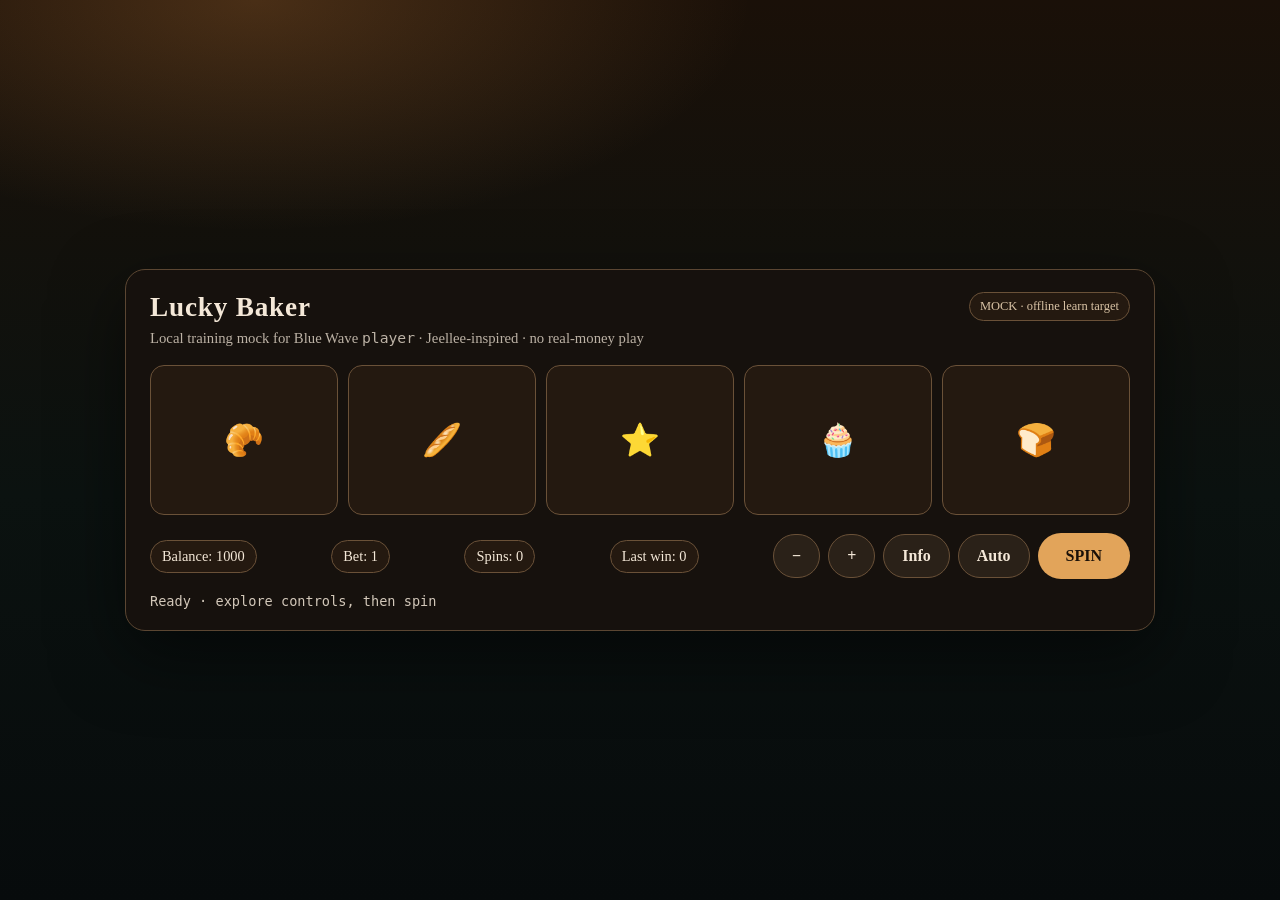
<file: player/fixtures/lucky_baker_mock.html>
<!DOCTYPE html>
<html lang="en">
<head>
  <meta charset="UTF-8" />
  <meta name="viewport" content="width=device-width, initial-scale=1" />
  <title>Lucky Baker · Blue Wave Mock</title>
  <style>
    :root { color-scheme: dark; font-family: Georgia, "Times New Roman", serif; }
    body {
      margin: 0; min-height: 100vh; display: grid; place-items: center;
      background:
        radial-gradient(900px 420px at 20% 0%, rgba(214, 137, 64, 0.25), transparent 55%),
        linear-gradient(180deg, #1a1008 0%, #0b1210 55%, #070b0c 100%);
      color: #f4e8d8;
    }
    .cabinet {
      width: min(980px, 96vw); border: 1px solid #5b4632; border-radius: 20px;
      padding: 22px 24px 20px; background: #16110d; box-shadow: 0 24px 70px rgba(0,0,0,.5);
    }
    .top {
      display: flex; justify-content: space-between; gap: 12px; align-items: start;
      margin-bottom: 10px;
    }
    h1 { margin: 0; font-size: 1.7rem; letter-spacing: .03em; }
    .meta { opacity: .75; margin-top: 6px; font-size: .92rem; }
    .tag {
      border: 1px solid #6a5138; background: #241910; border-radius: 999px;
      padding: 6px 10px; font-size: .78rem; color: #d9c3a5;
    }
    .reels {
      display: grid; grid-template-columns: repeat(5, 1fr); gap: 10px;
      margin: 18px 0 18px; min-height: 150px;
    }
    .reel {
      border: 1px solid #6a5138; border-radius: 14px; display: grid; place-items: center;
      font-size: 2rem; background: #241910; transition: transform .15s ease;
    }
    .reel.spinning { transform: translateY(-4px); opacity: .7; }
    .hud {
      display: flex; justify-content: space-between; align-items: center; gap: 12px; flex-wrap: wrap;
    }
    .badge {
      padding: 7px 11px; border-radius: 999px; background: #241910; border: 1px solid #6a5138;
      font-size: .9rem;
    }
    .controls { display: flex; gap: 8px; flex-wrap: wrap; align-items: center; }
    button {
      appearance: none; border: 0; border-radius: 999px; padding: 12px 18px;
      font: inherit; font-weight: 700; cursor: pointer;
    }
    button:disabled { opacity: .45; cursor: not-allowed; }
    #spin { background: #e2a45a; color: #1a1008; padding: 14px 28px; }
    #bet-minus, #bet-plus, #autoplay, #info { background: #2a2118; color: #f4e8d8; border: 1px solid #6a5138; }
    #panel {
      display: none; margin-top: 14px; border: 1px solid #6a5138; border-radius: 14px;
      padding: 12px 14px; background: #1c1510; font-size: .92rem; line-height: 1.45;
    }
    #panel.open { display: block; }
    #log { margin-top: 14px; font-family: ui-monospace, monospace; font-size: .85rem; opacity: .85; min-height: 1.2em; }
  </style>
</head>
<body>
  <main class="cabinet" data-game="lucky-baker-mock" data-provider="jeellee">
    <div class="top">
      <div>
        <h1>Lucky Baker</h1>
        <div class="meta">Local training mock for Blue Wave <code>player</code> · Jeellee-inspired · no real-money play</div>
      </div>
      <div class="tag">MOCK · offline learn target</div>
    </div>

    <div class="reels" id="reels" aria-label="reels" data-region="reels">
      <div class="reel" data-reel="0">🥐</div>
      <div class="reel" data-reel="1">🥖</div>
      <div class="reel" data-reel="2">⭐</div>
      <div class="reel" data-reel="3">🧁</div>
      <div class="reel" data-reel="4">🍞</div>
    </div>

    <div class="hud" data-region="hud">
      <div class="badge">Balance: <span id="balance" data-testid="balance">1000</span></div>
      <div class="badge">Bet: <span id="bet" data-testid="bet">1</span></div>
      <div class="badge">Spins: <span id="spins" data-testid="spins">0</span></div>
      <div class="badge">Last win: <span id="last-win" data-testid="last-win">0</span></div>
      <div class="controls">
        <button id="bet-minus" data-testid="bet-minus" data-action="bet-minus" type="button">−</button>
        <button id="bet-plus" data-testid="bet-plus" data-action="bet-plus" type="button">+</button>
        <button id="info" data-testid="info" data-action="info" type="button">Info</button>
        <button id="autoplay" data-testid="autoplay" data-action="autoplay" type="button">Auto</button>
        <button id="spin" data-testid="spin" data-action="spin" type="button">SPIN</button>
      </div>
    </div>

    <div id="panel" data-testid="info-panel">
      <strong>Features (mock):</strong> bakery symbols, star wild, 5-reel cascade-style settle,
      adjustable bet, optional short autoplay. Offline training fixture for the player agent
      when the live casino page is unavailable.
    </div>
    <div id="log" data-testid="log">Ready · explore controls, then spin</div>
  </main>

  <script>
    const symbols = ["🥐", "🥖", "🍞", "🧁", "⭐", "🧈", "🫖"];
    const reels = [...document.querySelectorAll(".reel")];
    const balanceEl = document.getElementById("balance");
    const betEl = document.getElementById("bet");
    const spinsEl = document.getElementById("spins");
    const winEl = document.getElementById("last-win");
    const logEl = document.getElementById("log");
    const panel = document.getElementById("panel");
    const spinBtn = document.getElementById("spin");
    const autoBtn = document.getElementById("autoplay");
    let balance = 1000;
    let bet = 1;
    let spins = 0;
    let busy = false;
    let autoplay = false;

    function setLog(msg) { logEl.textContent = msg; }
    function sync() {
      balanceEl.textContent = String(balance);
      betEl.textContent = String(bet);
      spinsEl.textContent = String(spins);
    }

    document.getElementById("bet-minus").addEventListener("click", () => {
      if (busy) return;
      bet = Math.max(1, bet - 1);
      sync();
      setLog(`Bet set to ${bet}`);
    });
    document.getElementById("bet-plus").addEventListener("click", () => {
      if (busy) return;
      bet = Math.min(20, bet + 1);
      sync();
      setLog(`Bet set to ${bet}`);
    });
    document.getElementById("info").addEventListener("click", () => {
      panel.classList.toggle("open");
      setLog(panel.classList.contains("open") ? "Opened info panel" : "Closed info panel");
    });
    autoBtn.addEventListener("click", () => {
      autoplay = !autoplay;
      autoBtn.textContent = autoplay ? "Auto●" : "Auto";
      setLog(autoplay ? "Autoplay armed (mock)" : "Autoplay off");
      if (autoplay && !busy) spin();
    });

    async function spin() {
      if (busy) return;
      if (balance < bet) { setLog("Out of balance"); autoplay = false; autoBtn.textContent = "Auto"; return; }
      busy = true;
      spinBtn.disabled = true;
      balance -= bet;
      spins += 1;
      sync();
      setLog("Spinning…");
      reels.forEach((r) => r.classList.add("spinning"));
      await new Promise((r) => setTimeout(r, 650 + Math.random() * 450));
      const outcome = reels.map((reel) => {
        const symbol = symbols[Math.floor(Math.random() * symbols.length)];
        reel.textContent = symbol;
        reel.classList.remove("spinning");
        return symbol;
      });
      const counts = outcome.reduce((acc, s) => (acc[s] = (acc[s] || 0) + 1, acc), {});
      const best = Math.max(...Object.values(counts));
      const win = best >= 3 ? best * bet : 0;
      balance += win;
      winEl.textContent = String(win);
      sync();
      setLog(win > 0 ? `Win ${win} on ${outcome.join(" ")}` : `No win · ${outcome.join(" ")}`);
      window.__lastSpin = { outcome, win, balance, spins, bet, at: Date.now() };
      busy = false;
      spinBtn.disabled = false;
      if (autoplay) setTimeout(spin, 500);
    }

    spinBtn.addEventListener("click", spin);
    window.__mockSlot = { spin, getState: () => ({ balance, bet, spins, busy, autoplay }) };
  </script>
</body>
</html>
</file>
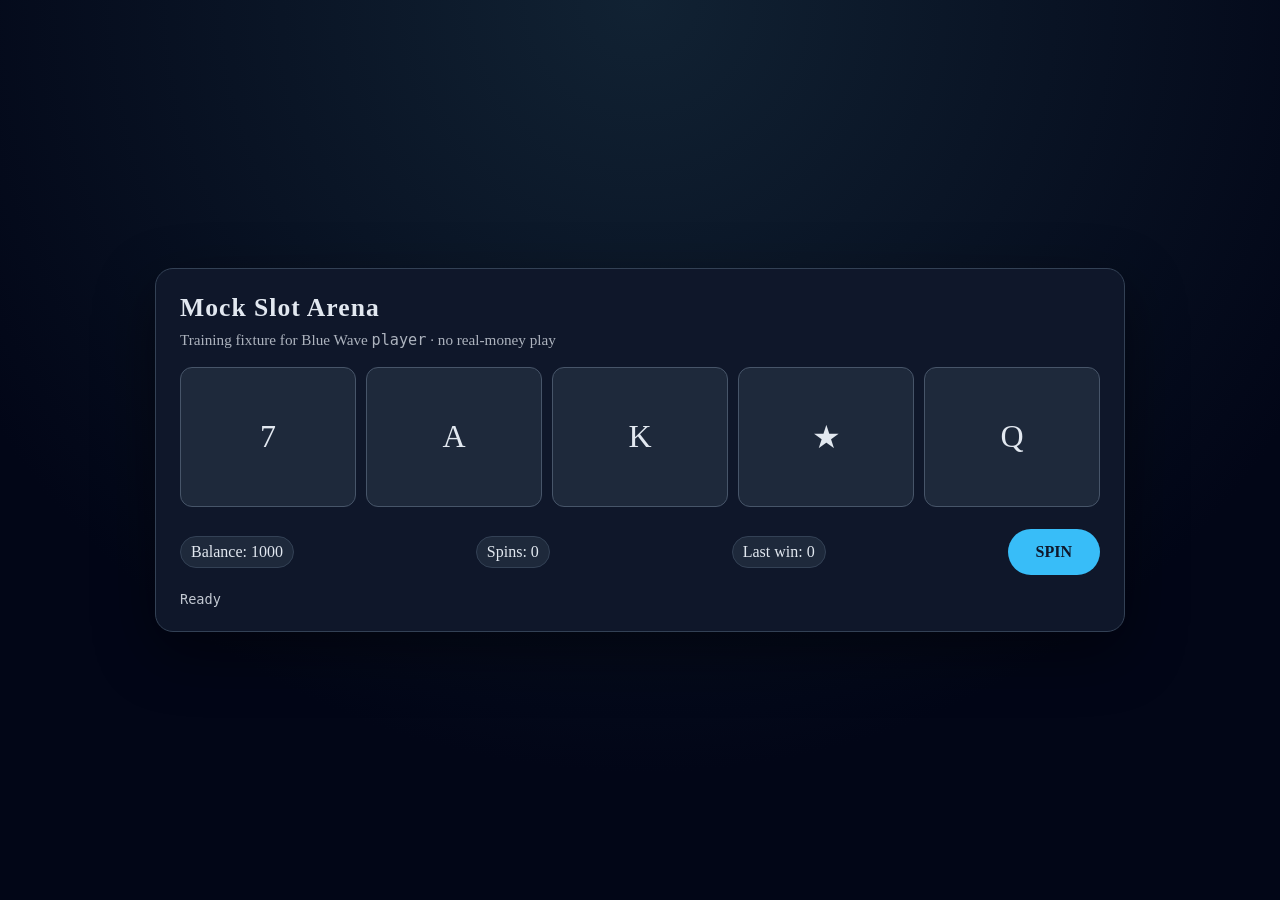
<file: player/fixtures/mock_slot.html>
<!DOCTYPE html>
<html lang="en">
<head>
  <meta charset="UTF-8" />
  <meta name="viewport" content="width=device-width, initial-scale=1" />
  <title>Blue Wave Mock Slot</title>
  <style>
    :root { color-scheme: dark; font-family: Georgia, serif; }
    body {
      margin: 0; min-height: 100vh; display: grid; place-items: center;
      background: radial-gradient(circle at top, #123 0%, #020617 70%);
      color: #e2e8f0;
    }
    .cabinet {
      width: min(920px, 94vw); border: 1px solid #334155; border-radius: 18px;
      padding: 24px; background: #0f172a; box-shadow: 0 20px 60px rgba(0,0,0,.45);
    }
    h1 { margin: 0 0 8px; font-size: 1.6rem; letter-spacing: .04em; }
    .meta { opacity: .75; margin-bottom: 18px; font-size: .95rem; }
    .reels {
      display: grid; grid-template-columns: repeat(5, 1fr); gap: 10px;
      margin: 18px 0 22px; min-height: 140px;
    }
    .reel {
      border: 1px solid #475569; border-radius: 12px; display: grid; place-items: center;
      font-size: 2rem; background: #1e293b; transition: transform .15s ease;
    }
    .reel.spinning { transform: translateY(-4px); opacity: .7; }
    .hud { display: flex; justify-content: space-between; align-items: center; gap: 12px; flex-wrap: wrap; }
    button#spin {
      appearance: none; border: 0; border-radius: 999px; padding: 14px 28px;
      font: inherit; font-weight: 700; background: #38bdf8; color: #0f172a; cursor: pointer;
    }
    button#spin:disabled { opacity: .45; cursor: not-allowed; }
    .badge { padding: 6px 10px; border-radius: 999px; background: #1e293b; border: 1px solid #334155; }
    #log { margin-top: 16px; font-family: ui-monospace, monospace; font-size: .85rem; opacity: .85; min-height: 1.2em; }
  </style>
</head>
<body>
  <main class="cabinet" data-game="mock-slot">
    <h1>Mock Slot Arena</h1>
    <div class="meta">Training fixture for Blue Wave <code>player</code> · no real-money play</div>
    <div class="reels" id="reels" aria-label="reels">
      <div class="reel" data-reel="0">7</div>
      <div class="reel" data-reel="1">A</div>
      <div class="reel" data-reel="2">K</div>
      <div class="reel" data-reel="3">★</div>
      <div class="reel" data-reel="4">Q</div>
    </div>
    <div class="hud">
      <div class="badge">Balance: <span id="balance" data-testid="balance">1000</span></div>
      <div class="badge">Spins: <span id="spins" data-testid="spins">0</span></div>
      <div class="badge">Last win: <span id="last-win" data-testid="last-win">0</span></div>
      <button id="spin" data-testid="spin" data-action="spin">SPIN</button>
    </div>
    <div id="log" data-testid="log">Ready</div>
  </main>
  <script>
    const symbols = ["7", "A", "K", "Q", "J", "★", "◆", "●"];
    const reels = [...document.querySelectorAll(".reel")];
    const balanceEl = document.getElementById("balance");
    const spinsEl = document.getElementById("spins");
    const winEl = document.getElementById("last-win");
    const logEl = document.getElementById("log");
    const spinBtn = document.getElementById("spin");
    let balance = 1000;
    let spins = 0;
    let busy = false;

    function setLog(msg) { logEl.textContent = msg; }

    async function spin() {
      if (busy) return;
      if (balance < 1) { setLog("Out of balance"); return; }
      busy = true;
      spinBtn.disabled = true;
      balance -= 1;
      balanceEl.textContent = String(balance);
      spins += 1;
      spinsEl.textContent = String(spins);
      setLog("Spinning…");
      reels.forEach((r) => r.classList.add("spinning"));
      await new Promise((r) => setTimeout(r, 700 + Math.random() * 500));
      const outcome = reels.map((reel) => {
        const symbol = symbols[Math.floor(Math.random() * symbols.length)];
        reel.textContent = symbol;
        reel.classList.remove("spinning");
        return symbol;
      });
      const counts = outcome.reduce((acc, s) => (acc[s] = (acc[s] || 0) + 1, acc), {});
      const best = Math.max(...Object.values(counts));
      const win = best >= 3 ? best * 2 : 0;
      balance += win;
      balanceEl.textContent = String(balance);
      winEl.textContent = String(win);
      setLog(win > 0 ? `Win ${win} on ${outcome.join(" ")}` : `No win · ${outcome.join(" ")}`);
      window.__lastSpin = { outcome, win, balance, spins, at: Date.now() };
      busy = false;
      spinBtn.disabled = false;
    }

    spinBtn.addEventListener("click", spin);
    window.__mockSlot = { spin, getState: () => ({ balance, spins, busy }) };
  </script>
</body>
</html>
</file>
